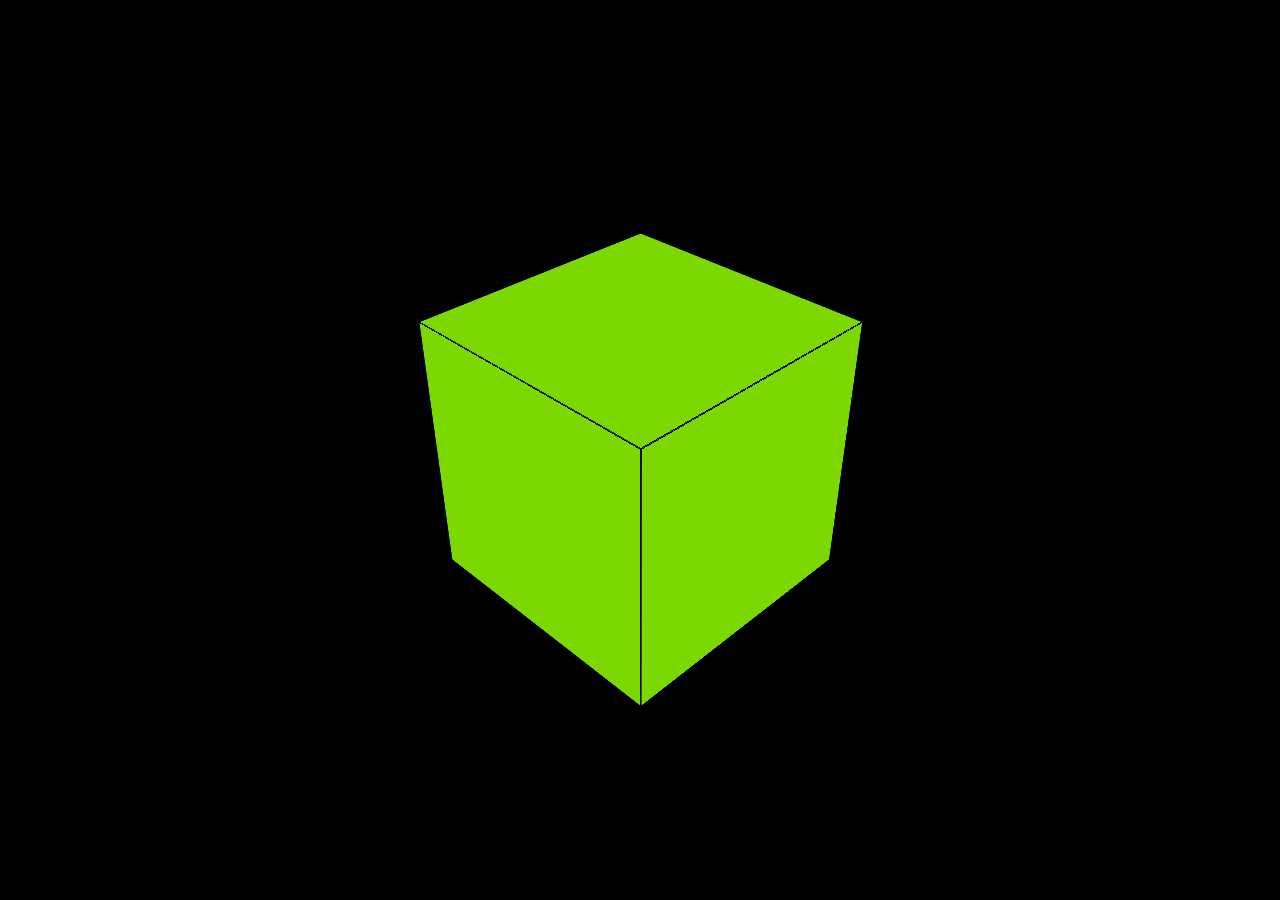
<file: 3D Object/index.html>
<!DOCTYPE html>
<html lang="en">
    <head>
        <meta charset="utf-8" />
        <link rel="stylesheet" href="style.css" />
    </head>
    <body>
        <div class="s6hedron">
            <div class="rotor">
                <div class="s4gon"></div>
                <div class="s4gon"></div>
                <div class="s4gon"></div>
                <div class="s4gon"></div>
                <div class="s4gon"></div>
                <div class="s4gon"></div>
            </div>
        </div>
    </body>
</html>
</file>
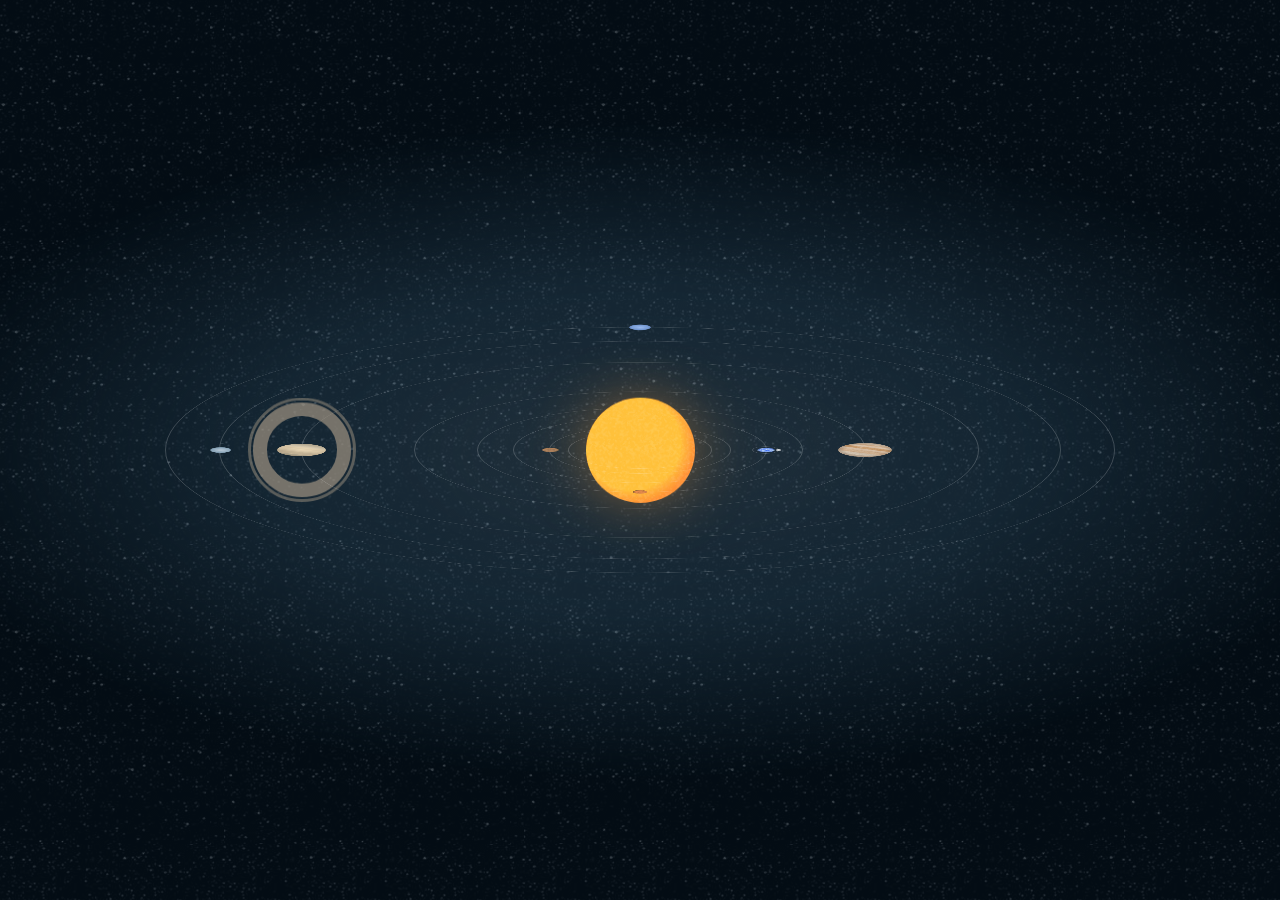
<file: 3D Solar System/index.html>
<!DOCTYPE html>
<html lang="en" >
<head>
  <title>3D Solar System</title>
  <link rel="stylesheet" href="./style.css">
</head>
<body>
<body class="opening hide-UI view-2D zoom-large data-close controls-close">
    <div id="navbar">
      <a id="toggle-data" href="#data"><i class="icon-data"></i>Data</a>
      <h1>3D Solar System</h1>
      <a id="toggle-controls" href="#controls"><i class="icon-controls"></i>Controls</a>
    </div>
    <div id="data">
      <a class="sun" title="sun" href="#sunspeed">Sun</a>
      <a class="mercury" title="mercury" href="#mercuryspeed">Mercury</a>
      <a class="venus" title="venus" href="#venusspeed">Venus</a>
      <a class="earth active" title="earth" href="#earthspeed">Earth</a>
      <a class="mars" title="mars" href="#marsspeed">Mars</a>
      <a class="jupiter" title="jupiter" href="#jupiterspeed">Jupiter</a>
      <a class="saturn" title="saturn" href="#saturnspeed">Saturn</a>
      <a class="uranus" title="uranus" href="#uranusspeed">Uranus</a>
      <a class="neptune" title="neptune" href="#neptunespeed">Neptune</a>
    </div>
    <div id="controls">
      <label class="set-view">
        <input type="checkbox">
      </label>
      <label class="set-zoom">
        <input type="checkbox">
      </label>
      <label>
        <input type="radio" class="set-speed" name="scale" checked>
        <span>Speed</span>
      </label>
      <label>
        <input type="radio" class="set-size" name="scale">
        <span>Size</span>
      </label>
      <label>
        <input type="radio" class="set-distance" name="scale">
        <span>Distance</span>
      </label>
    </div>
    <div id="universe" class="scale-stretched">
      <div id="galaxy">
        <div id="solar-system" class="earth">
          <div id="mercury" class="orbit">
            <div class="pos">
              <div class="planet">
                <dl class="infos">
                  <dt>Mercury</dt>
                  <dd><span></span></dd>
                </dl>
              </div>
            </div>
          </div>
          <div id="venus" class="orbit">
            <div class="pos">
              <div class="planet">
                <dl class="infos">
                  <dt>Venus</dt>
                  <dd><span></span></dd>
                </dl>
              </div>
            </div>
          </div>
          <div id="earth" class="orbit">
            <div class="pos">
              <div class="orbit">
                <div class="pos">
                  <div class="moon"></div>
                </div>
              </div>
              <div class="planet">
                <dl class="infos">
                  <dt>Earth</dt>
                  <dd><span></span></dd>
                </dl>
              </div>
            </div>
          </div>
          <div id="mars" class="orbit">
            <div class="pos">
              <div class="planet">
                <dl class="infos">
                  <dt>Mars</dt>
                  <dd><span></span></dd>
                </dl>
              </div>
            </div>
          </div>
          <div id="jupiter" class="orbit">
            <div class="pos">
              <div class="planet">
                <dl class="infos">
                  <dt>Jupiter</dt>
                  <dd><span></span></dd>
                </dl>
              </div>
            </div>
          </div>
          <div id="saturn" class="orbit">
            <div class="pos">
              <div class="planet">
                <div class="ring"></div>
                <dl class="infos">
                  <dt>Saturn</dt>
                  <dd><span></span></dd>
                </dl>
              </div>
            </div>
          </div>
          <div id="uranus" class="orbit">
            <div class="pos">
              <div class="planet">
                <dl class="infos">
                  <dt>Uranus</dt>
                  <dd><span></span></dd>
                </dl>
              </div>
            </div>
          </div>
          <div id="neptune" class="orbit">
            <div class="pos">
              <div class="planet">
                <dl class="infos">
                  <dt>Neptune</dt>
                  <dd><span></span></dd>
                </dl>
              </div>
            </div>
          </div>
          <div id="sun">
            <dl class="infos">
              <dt>Sun</dt>
              <dd><span></span></dd>
            </dl>
          </div>
        </div>
      </div>
    </div>
    <script src="//ajax.googleapis.com/ajax/libs/jquery/1.8.1/jquery.min.js"></script>
  </body>
  <script  src="./script.js"></script>
</body>
</html>
</file>
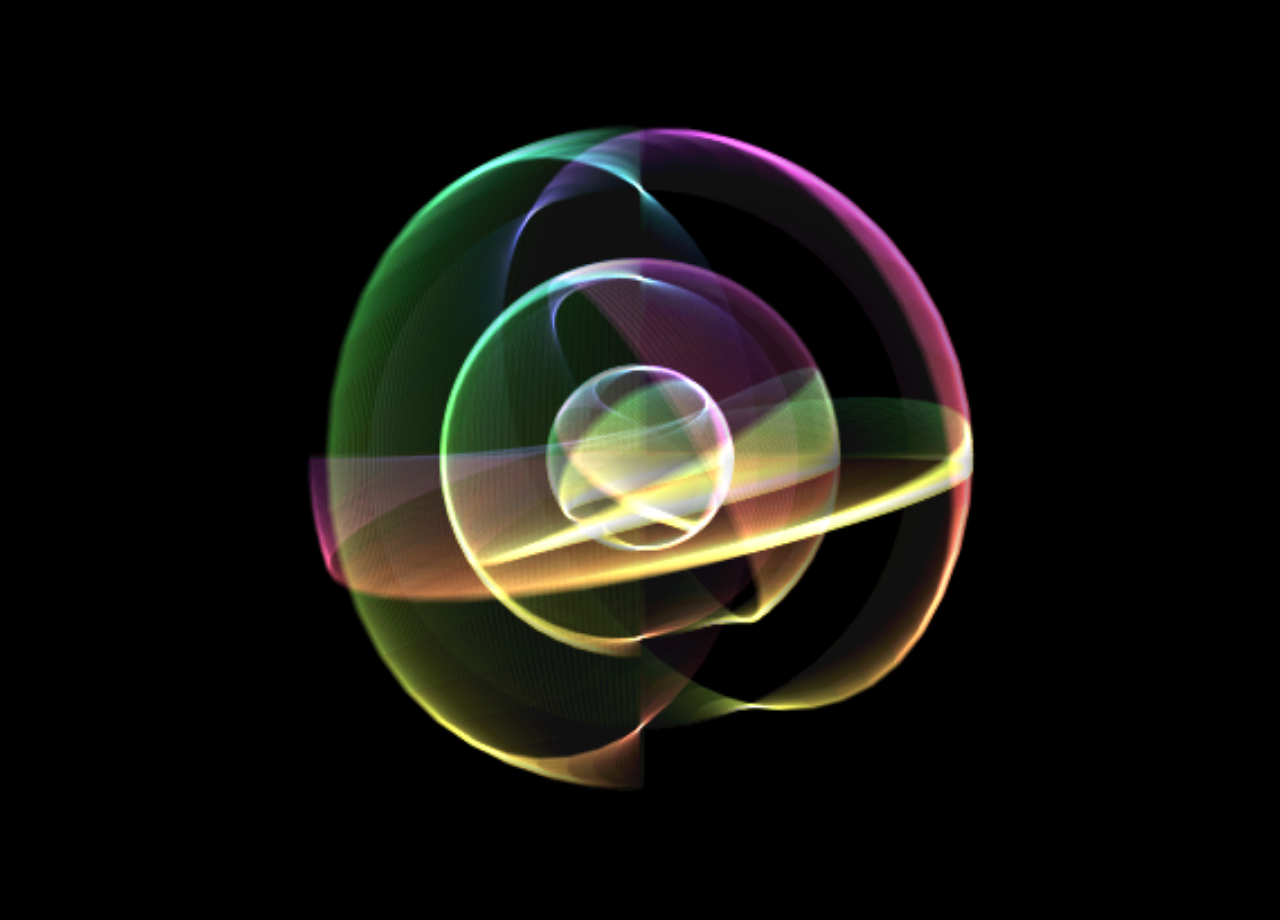
<file: Orb/index.html>
<!DOCTYPE html>
<html lang="en">
    <head>
        <meta charset="utf-8">
        <link rel="stylesheet" href="style.css">
        <script src="script.js"></script>
    </head>
    <body>
        <canvas></canvas>
    </body>
</html>
</file>
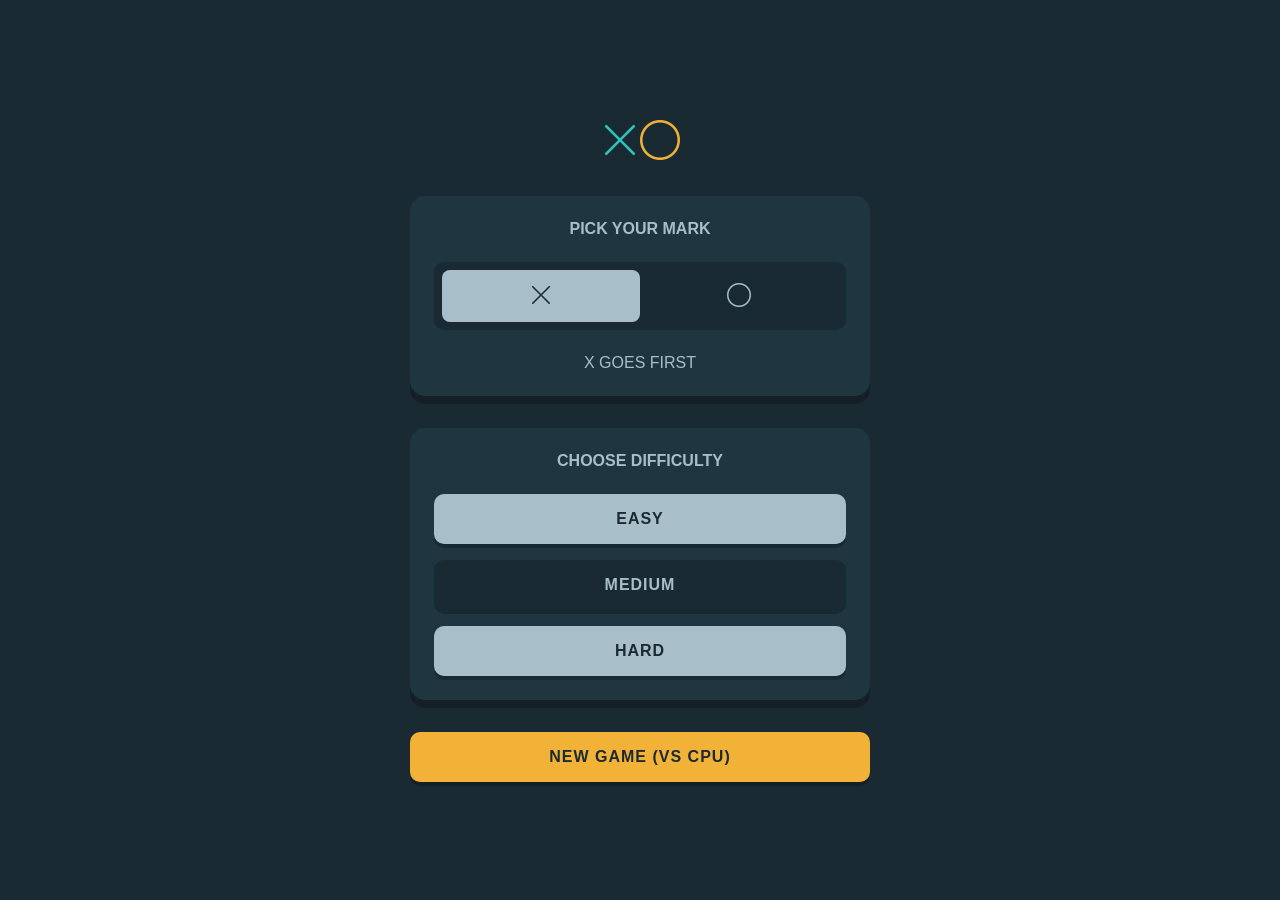
<file: Tic-Tac-Toe Game/index.html>
<!DOCTYPE html>
<html lang="en">
<head>
    <meta charset="UTF-8">
    <meta name="viewport" content="width=device-width, initial-scale=1.0">
    <title>Tic-Tac-Toe Game</title>
    <link rel="stylesheet" href="styles.css">
    <link rel="stylesheet" href="https://cdn.jsdelivr.net/npm/bootstrap-icons@1.11.3/font/bootstrap-icons.min.css">
    <script src="script.js" defer></script>
</head>
<body>
    <main class="main-container" id="main-container">  
        <section class="start-menu" id="start-menu">
            <div class="icon-logo"><i class="bi bi-x-lg"></i><i class="bi bi-circle"></i></div>
            <div class="picker-card">
                <h4>Pick your mark</h4>
                <div class="picker-toggle">
                    <button id="pick-x" class="active" aria-pressed="true"><i class="bi bi-x-lg"></i></button>
                    <button id="pick-o" aria-pressed="false"><i class="bi bi-circle"></i></button>
                </div>
                <p>X GOES FIRST</p>
            </div>
            <div class="difficulty-card">
                <h4>Choose difficulty</h4>
                <div class="difficulty-buttons">
                    <button class="btn" data-difficulty="easy">Easy</button>
                    <button class="btn active" data-difficulty="medium">Medium</button>
                    <button class="btn" data-difficulty="hard">Hard</button>
                </div>
            </div>
            <button class="btn btn-yellow" id="new-game-btn">New Game (vs CPU)</button>
        </section>
        <section class="game-screen hidden" id="game-screen">
            <header class="game-header">
                <div class="icon-logo"><i class="bi bi-x-lg"></i><i class="bi bi-circle"></i></div>
                <div class="turn-indicator" aria-live="polite">
                    <i id="turn-icon" class="bi bi-x-lg"></i><span>TURN</span>
                </div>
                <button class="btn-restart" id="restart-btn" aria-label="Restart game"><i class="bi bi-arrow-counterclockwise"></i></button>
            </header>
            <div class="thinking-indicator" id="thinking-indicator">Computer is thinking...</div>
            <div class="game-board" role="grid">
                <div class="board-cell" role="gridcell" tabindex="0" data-index="0"><i></i></div>
                <div class="board-cell" role="gridcell" tabindex="0" data-index="1"><i></i></div>
                <div class="board-cell" role="gridcell" tabindex="0" data-index="2"><i></i></div>
                <div class="board-cell" role="gridcell" tabindex="0" data-index="3"><i></i></div>
                <div class="board-cell" role="gridcell" tabindex="0" data-index="4"><i></i></div>
                <div class="board-cell" role="gridcell" tabindex="0" data-index="5"><i></i></div>
                <div class="board-cell" role="gridcell" tabindex="0" data-index="6"><i></i></div>
                <div class="board-cell" role="gridcell" tabindex="0" data-index="7"><i></i></div>
                <div class="board-cell" role="gridcell" tabindex="0" data-index="8"><i></i></div>
            </div>
            <footer class="game-footer">
                <div class="score-card" id="player-score-card">
                    <p id="player-score-label">X (YOU)</p><div class="score" id="player-score">0</div>
                </div>
                <div class="score-card" id="tie-score-card">
                    <p>TIES</p><div class="score" id="tie-score">0</div>
                </div>
                <div class="score-card" id="cpu-score-card">
                    <p id="cpu-score-label">O (CPU)</p><div class="score" id="cpu-score">0</div>
                </div>
            </footer>
        </section>
    </main>
    <div class="modal-overlay" id="result-modal" role="dialog" aria-modal="true">
        <div class="modal-content">
            <p id="modal-result-text"></p>
            <div id="modal-winner-announcement" class="modal-winner-announcement"></div>
            <div class="modal-buttons">
                <button class="btn btn-silver" id="quit-btn">Quit</button>
                <button class="btn btn-yellow" id="next-round-btn">Next Round</button>
            </div>
        </div>
    </div>
    <div class="modal-overlay" id="restart-modal" role="dialog" aria-modal="true">
        <div class="modal-content">
            <h2>RESTART GAME?</h2>
            <div class="modal-buttons">
                <button class="btn btn-silver" id="cancel-restart-btn">No, Cancel</button>
                <button class="btn btn-yellow" id="confirm-restart-btn">Yes, Restart</button>
            </div>
        </div>
    </div>
</body>
</html>
</file>
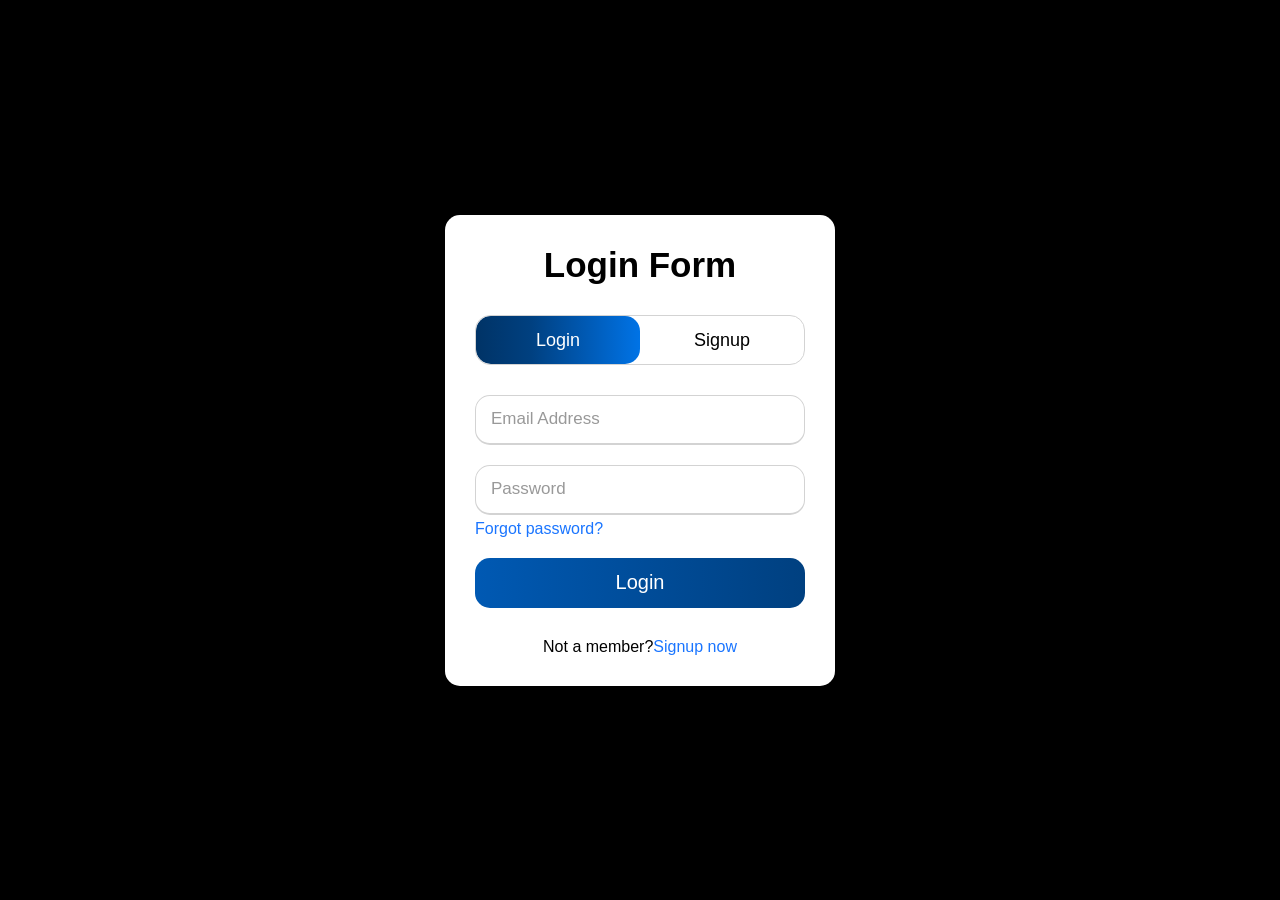
<file: Log-in and Sign-up Form/form.html>
<!DOCTYPE html>
<html lang="en" >
<head>
  <meta charset="UTF-8">
  <title>Login & Signup Form</title>
  <link rel="stylesheet" href="./style.css">
</head>
<body>
<div class="wrapper">
  <div class="title-text">
    <div class="title login">Login Form</div>
    <div class="title signup">Signup Form</div>
  </div>
  <div class="form-container">
    <div class="slide-controls">
      <input type="radio" name="slide" id="login" checked>
      <input type="radio" name="slide" id="signup">
      <label for="login" class="slide login">Login</label>
      <label for="signup" class="slide signup">Signup</label>
      <div class="slider-tab"></div>
    </div>
    <div class="form-inner">
      <form action="#" class="login">
        <div class="field">
          <input type="text" placeholder="Email Address" required>
        </div>
        <div class="field">
          <input type="password" placeholder="Password" required>
        </div>
        <div class="pass-link"><a href="#">Forgot password?</a></div>
        <div class="field btn">
          <div class="btn-layer"></div>
          <input type="submit" value="Login">
        </div>
        <div class="signup-link">Not a member?<a href="#">Signup now</a></div>
      </form>
      <form action="#" class="signup">
        <div class="field">
          <input type="text" placeholder="Email Address"required>
        </div>
        <div class="field">
          <input type="password" placeholder="Password"required>
        </div>
        <div class="field">
          <input type="password" placeholder="Confirm password"required>
        </div>
        <div class="field btn">
          <div class="btn-layer"></div>
          <input type="submit" value="Signup">
        </div>
      </form>
    </div>
  </div>
</div>
<script src="./script.js"></script>
</body>
</html>
</file>
<file: 3D Object/style.css>
/* BODY */
body {
    margin: 0;
    overflow: hidden;
    height: 100vh;
    perspective: 64rem;
    perspective-origin: center;
    background: #000;
    font-size: 1vmin;
}

/* COMMON DIV SETUP */
div {
    position: absolute;
    top: 50%;
    left: 50%;
    transform-style: preserve-3d;
}

/* MAIN CONTAINER */
.s6hedron {
    transform: translate(-50%, -50%) rotateX(-35deg) rotateY(45deg);
}

/* ROTATION */
.rotor {
    animation: a 13s linear infinite;
}

/* ANIMATION */
@keyframes a {
    to {
        transform: rotateY(360deg);
    }
}

/* CUBE FACE */
.s4gon {
    margin: -16em;
    width: 32em;
    height: 32em;

    /* fallback visibility */
    background-color: rgb(124, 216, 3);
    border: 1px solid #000000;

    background-image: url(https://shorturl.at/amADX);
    background-repeat: no-repeat;
    background-size: 400% 300%;
}

/* FACES POSITIONING */
.s4gon:nth-child(1) {
    transform: rotateY(0deg) translateZ(16em);
    background-position: -32em -32em;
}
.s4gon:nth-child(2) {
    transform: rotateY(90deg) translateZ(16em);
    background-position: -64em -32em;
}
.s4gon:nth-child(3) {
    transform: rotateY(180deg) translateZ(16em);
    background-position: -96em -32em;
}
.s4gon:nth-child(4) {
    transform: rotateY(270deg) translateZ(16em);
    background-position: 0em -32em;
}
.s4gon:nth-child(5) {
    transform: rotateX(90deg) translateZ(16em);
    background-position: -32em 0em;
}
.s4gon:nth-child(6) {
    transform: rotateX(-90deg) translateZ(16em);
    background-position: -32em -64em;
}
</file>
<file: 3D Solar System/style.css>
@import url(https://fonts.googleapis.com/css?family=Open+Sans:400,300);

html, body, div, span, applet, object, iframe, h1, h2, h3, h4, h5, h6, p, blockquote, pre, a, abbr, acronym, address, big, cite, code, del, dfn, em, img, ins, kbd, q, s, samp, small, strike, strong, sub, sup, tt, var, b, u, i, center, dl, dt, dd, ol, ul, li, fieldset, form, label, legend, table, caption, tbody, tfoot, thead, tr, th, td, article, aside, canvas, details, embed, figure, figcaption, footer, header, hgroup, menu, nav, output, ruby, section, summary, time, mark, audio, video {
  border: 0;
  font-size: 100%;
  font: inherit;
  vertical-align: baseline;
  margin: 0;
  padding: 0; }

article, aside, details, figcaption, figure, footer, header, hgroup, menu, nav, section {
  display: block; }

body {
  line-height: 1; }

ol, ul {
  list-style: none; }

blockquote, q {
  quotes: none; }

blockquote:before, blockquote:after, q:before, q:after {
  content: none; }

table {
  border-collapse: collapse;
  border-spacing: 0; }

* {
  -moz-box-sizing: border-box;
  box-sizing: border-box;
  box-sizing: border-box; }

body {
  font-size: 10px;
  font-family: 'Open Sans', sans-serif;
  font-weight: 300;
  background-color: #08090A; }

#universe {
  z-index: 1;
  position: absolute;
  overflow: hidden;
  width: 100%;
  height: 100%;
  background-position: center 40%;
  background-repeat: no-repeat;
  background-size: cover; }

#galaxy {
  position: relative;
  width: 100%;
  height: 100%;
  /*perspective: 4000;*/ }

#solar-system {
  position: absolute;
  width: 100%;
  height: 100%;
  transform-style: preserve-3d; }

.orbit {
  position: absolute;
  top: 50%;
  left: 50%;
  border: 1px solid rgba(255, 255, 255, 0.2);
  border-radius: 50%;
  transform-style: preserve-3d;
  animation-name: orbit;
  animation-iteration-count: infinite;
  animation-timing-function: linear; }

.orbit .orbit {
  animation-name: suborbit; }

.pos {
  position: absolute;
  top: 50%;
  width: 2em;
  height: 2em;
  margin-top: -1em;
  margin-left: -1em;
  transform-style: preserve-3d;
  animation-name: invert;
  animation-iteration-count: infinite;
  animation-timing-function: linear; }

#sun, .planet, #earth .moon {
  position: absolute;
  top: 50%;
  left: 50%;
  width: 1em;
  height: 1em;
  margin-top: -0.5em;
  margin-left: -0.5em;
  border-radius: 50%;
  transform-style: preserve-3d; }

#sun {
  background-color: #FB7209;
  background-repeat: no-repeat;
  background-size: cover;
  box-shadow: 0 0 60px rgba(255, 160, 60, 0.4); }

.planet {
  background-color: #202020;
  background-repeat: no-repeat;
  background-size: cover;
  animation-iteration-count: infinite;
  animation-timing-function: linear; }

.ring {
  position: absolute;
  top: 50%;
  left: 50%;
  border-radius: 50%; }

#saturn .ring {
  width: 2em;
  height: 2em;
  margin-top: -1em;
  margin-left: -1em;
  border: 0.3em solid rgba(160, 147, 130, 0.7);
  animation-iteration-count: infinite;
  animation-timing-function: linear; }

#saturn .ring:after {
  border-radius: 50%;
  position: absolute;
  content: '';
  top: 50%;
  left: 50%;
  width: 2.2em;
  height: 2.2em;
  margin-top: -1.1em;
  margin-left: -1.1em;
  border: 0.07em solid rgba(160, 147, 130, 0.5);
  box-sizing: border-box;
  box-sizing: border-box; }

/*  planets index */
#mercury {
  z-index: 10; }

#venus {
  z-index: 9; }

#earth {
  z-index: 8; }

#moon {
  z-index: 7; }

#mars {
  z-index: 6; }

#jupiter {
  z-index: 5; }

#saturn {
  z-index: 4; }

#uranus {
  z-index: 3; }

#neptune {
  z-index: 2; }

#sun {
  z-index: 1; }

/*  animations */
@keyframes orbit {
  0% {
    transform: rotateZ(0deg); }

  100% {
    transform: rotateZ(-360deg); } }

@keyframes suborbit {
  0% {
    transform: rotateX(90deg) rotateZ(0deg); }

  100% {
    transform: rotateX(90deg) rotateZ(-360deg); } }

@keyframes invert {
  0% {
    transform: rotateX(-90deg) rotateY(360deg) rotateZ(0deg); }

  100% {
    transform: rotateX(-90deg) rotateY(0deg) rotateZ(0deg); } }

/*  opening */
.view-3D .opening #sun,
.view-3D .opening .orbit,
.view-3D .opening .pos,
.view-3D .opening .planet,
.view-3D .opening .satelite,
.view-3D .opening .ring {
  transition-duration: 4s; }

#universe.opening #sun {
  box-shadow: 0 0 0 rgba(255, 160, 60, 0); }

/*  2D view */
.view-2D.zoom-large #sun {
  transform-style: flat; }

.view-2D.zoom-large .orbit {
  transform-style: flat; }

.view-2D #sun,
.view-2D .ring {
  transform: rotateX(0deg); }

.view-2D .planet,
.view-2D .moon {
  transform: rotateX(90deg); }

/*  3D view */
.view-3D.zoom-large #sun {
  transform-style: preserve-3d; }

.view-3D.zoom-large .orbit {
  transform-style: preserve-3d; }

.view-3D #solar-system {
  transform: rotateX(75deg); }

.view-3D #sun {
  transform: rotateX(-90deg); }

.view-3D .ring {
  transform: rotateX(90deg); }

.view-3D .planet,
.view-3D .moon {
  transform: rotateX(0deg); }

/*  large zoom */
.zoom-large #solar-system {
  width: 100%; }

.zoom-large.view-2D .scale-stretched #solar-system {
  font-size: 26%; }

.zoom-large.view-3D .scale-stretched #solar-system {
  font-size: 62%; }

.zoom-large.view-2D .scale-d #solar-system {
  font-size: 22%; }

.zoom-large.view-3D .scale-d #solar-system {
  font-size: 48%; }

.zoom-large.view-2D .scale-s #solar-system {
  font-size: 7%; }

.zoom-large.view-3D .scale-s #solar-system {
  font-size: 14%; }

/*  close zoom */
.zoom-close #solar-system {
  width: 200%;
  font-size: 100%; }

.zoom-close .scale-stretched #solar-system {
  margin-left: -100%; }

.zoom-close .scale-d #solar-system {
  margin-left: -106%; }

.zoom-close.view-2D .scale-d #solar-system {
  font-size: 84%; }

.zoom-close.view-3D .scale-d #solar-system {
  font-size: 84%; }

.zoom-close .scale-s #solar-system {
  margin-left: -145%; }

.zoom-close.view-2D .scale-s #solar-system {
  font-size: 40%; }

.zoom-close.view-3D .scale-s #solar-system {
  font-size: 40%; }

.zoom-close .orbit,
.zoom-close .pos,
.zoom-close .planet,
.zoom-close .satelite,
.zoom-close .ring {
  animation-play-state: paused!important;
  animation-duration: 0s!important;
  animation: none!important; }

.zoom-close.view-2D .planet,
.zoom-close.view-2D .moon {
  transform: rotateX(0deg); }

.zoom-close.view-3D .planet {
  transform: rotateX(-90deg); }

.zoom-close.view-3D .moon {
  transform: rotateX(90deg); }

.zoom-close .pos {
  left: 100%!important;
  top: 50%!important; }

/*  data */
/*  speed */
/* sideral years */
#mercury .pos,
#mercury .planet,
#mercury.orbit {
  animation-duration: 2.89016s; }

#venus .pos,
#venus .planet,
#venus.orbit {
  animation-duration: 7.38237s; }

#earth .pos,
#earth .planet,
#earth.orbit {
  animation-duration: 12.00021s; }

#earth .orbit .pos,
#earth .orbit {
  animation-duration: 0.89764s; }

#mars .pos,
#mars .planet,
#mars.orbit {
  animation-duration: 22.57017s; }

#jupiter .pos,
#jupiter .planet,
#jupiter.orbit {
  animation-duration: 142.35138s; }

#saturn .pos,
#saturn .planet,
#saturn.orbit,
#saturn .ring {
  animation-duration: 353.36998s; }

#uranus .pos,
#uranus .planet,
#uranus.orbit {
  animation-duration: 1008.20215s; }

#neptune .pos,
#neptune .planet,
#neptune.orbit {
  animation-duration: 1977.49584s; }

/*  planets sizes */
/*  stretched sizes */
.scale-stretched #sun {
  font-size: 24em; }

.scale-stretched #mercury .planet {
  font-size: 1.5em; }

.scale-stretched #venus .planet {
  font-size: 3.72em; }

.scale-stretched #earth .planet {
  font-size: 3.92em; }

.scale-stretched #earth .moon {
  font-size: 1.2em; }

.scale-stretched #mars .planet {
  font-size: 2.9em; }

.scale-stretched #jupiter .planet {
  font-size: 12em; }

.scale-stretched #saturn .planet {
  font-size: 10.8em; }

.scale-stretched #uranus .planet {
  font-size: 4.68em; }

.scale-stretched #neptune .planet {
  font-size: 4.9em; }

/* planets distance */
.scale-d #sun {
  font-size: 41.73048em; }

.scale-d #mercury .planet {
  font-size: 0.14634em; }

.scale-d #venus .planet {
  font-size: 0.36306em; }

.scale-d #earth .planet {
  font-size: 0.38226em; }

.scale-d #earth .moon {
  font-size: 0.08226em; }

.scale-d #mars .planet {
  font-size: 0.20334em; }

.scale-d #jupiter .planet {
  font-size: 4.19466em; }

.scale-d #saturn .planet {
  font-size: 3.49392em; }

.scale-d #uranus .planet {
  font-size: 1.52172em; }

.scale-d #neptune .planet {
  font-size: 1.47732em; }

/* planet size */
.scale-s #sun {
  font-size: 417.3048em; }

.scale-s #mercury .planet {
  font-size: 1.4634em; }

.scale-s #venus .planet {
  font-size: 3.6306em; }

.scale-s #earth .planet {
  font-size: 3.8226em; }

.scale-s #earth .moon {
  font-size: 0.8226em; }

.scale-s #mars .planet {
  font-size: 2.0334em; }

.scale-s #jupiter .planet {
  font-size: 41.9466em; }

.scale-s #saturn .planet {
  font-size: 34.9392em; }

.scale-s #uranus .planet {
  font-size: 15.2172em; }

.scale-s #neptune .planet {
  font-size: 14.7732em; }

/* stretched orbits */
.scale-stretched #mercury.orbit {
  width: 32em;
  height: 32em;
  margin-top: -16em;
  margin-left: -16em; }

.scale-stretched #venus.orbit {
  width: 40em;
  height: 40em;
  margin-top: -20em;
  margin-left: -20em; }

.scale-stretched #earth.orbit {
  width: 56em;
  height: 56em;
  margin-top: -28em;
  margin-left: -28em; }

.scale-stretched #earth .orbit {
  width: 6em;
  height: 6em;
  margin-top: -3em;
  margin-left: -3em; }

.scale-stretched #mars.orbit {
  width: 72em;
  height: 72em;
  margin-top: -36em;
  margin-left: -36em; }

.scale-stretched #jupiter.orbit {
  width: 100em;
  height: 100em;
  margin-top: -50em;
  margin-left: -50em; }

.scale-stretched #saturn.orbit {
  width: 150em;
  height: 150em;
  margin-top: -75em;
  margin-left: -75em; }

.scale-stretched #uranus.orbit {
  width: 186em;
  height: 186em;
  margin-top: -93em;
  margin-left: -93em; }

.scale-stretched #neptune.orbit {
  width: 210em;
  height: 210em;
  margin-top: -105em;
  margin-left: -105em; }

/* distance */
.scale-d #mercury.orbit {
  width: 44.74176em;
  height: 44.74176em;
  margin-top: -22.37088em;
  margin-left: -22.37088em; }

.scale-d #venus.orbit {
  width: 47.35737em;
  height: 47.35737em;
  margin-top: -23.67869em;
  margin-left: -23.67869em; }

.scale-d #earth.orbit {
  width: 49.50959em;
  height: 49.50959em;
  margin-top: -24.75479em;
  margin-left: -24.75479em; }

.scale-d #mars.orbit {
  width: 53.58356em;
  height: 53.58356em;
  margin-top: -26.79178em;
  margin-left: -26.79178em; }

.scale-d #jupiter.orbit {
  width: 82.2042em;
  height: 82.2042em;
  margin-top: -41.1021em;
  margin-left: -41.1021em; }

.scale-d #saturn.orbit {
  width: 115.91713em;
  height: 115.91713em;
  margin-top: -57.95857em;
  margin-left: -57.95857em; }

.scale-d #uranus.orbit {
  width: 191.00471em;
  height: 191.00471em;
  margin-top: -95.50235em;
  margin-left: -95.50235em; }

.scale-d #neptune.orbit {
  width: 275.64709em;
  height: 275.64709em;
  margin-top: -137.82355em;
  margin-left: -137.82355em; }

/* Moon */
.scale-d #earth .orbit {
  width: 1em;
  height: 1em;
  margin-top: -0.5em;
  margin-left: -0.5em; }

/* size */
.scale-s #mercury.orbit {
  width: 441.3048em;
  height: 441.3048em;
  margin-top: -220.6524em;
  margin-left: -220.6524em; }

.scale-s #venus.orbit {
  width: 457.3048em;
  height: 457.3048em;
  margin-top: -228.6524em;
  margin-left: -228.6524em; }

.scale-s #earth.orbit {
  width: 473.3048em;
  height: 473.3048em;
  margin-top: -236.6524em;
  margin-left: -236.6524em; }

.scale-s #mars.orbit {
  width: 489.3048em;
  height: 489.3048em;
  margin-top: -244.6524em;
  margin-left: -244.6524em; }

.scale-s #jupiter.orbit {
  width: 561.3048em;
  height: 561.3048em;
  margin-top: -280.6524em;
  margin-left: -280.6524em; }

.scale-s #saturn.orbit {
  width: 705.3048em;
  height: 705.3048em;
  margin-top: -352.6524em;
  margin-left: -352.6524em; }

.scale-s #uranus.orbit {
  width: 817.3048em;
  height: 817.3048em;
  margin-top: -408.6524em;
  margin-left: -408.6524em; }

.scale-s #neptune.orbit {
  width: 881.3048em;
  height: 881.3048em;
  margin-top: -440.6524em;
  margin-left: -440.6524em; }

/* Moon */
.scale-s #earth .orbit {
  width: 1em;
  height: 1em;
  margin-top: -0.5em;
  margin-left: -0.5em; }

/* speed */
.set-speed dl.infos dd span:after {
  content: 'Orbit Velocity'; }

.set-speed #sun dl.infos dd:after {
  content: '0 km/h'; }

.set-speed #mercury dl.infos dd:after {
  content: '170,503 km/h'; }

.set-speed #venus dl.infos dd:after {
  content: '126,074 km/h'; }

.set-speed #earth dl.infos dd:after {
  content: '107,218 km/h'; }

.set-speed #mars dl.infos dd:after {
  content: '86,677 km/h'; }

.set-speed #jupiter dl.infos dd:after {
  content: '47,002 km/h'; }

.set-speed #saturn dl.infos dd:after {
  content: '34,701 km/h'; }

.set-speed #uranus dl.infos dd:after {
  content: '24,477 km/h'; }

.set-speed #neptune dl.infos dd:after {
  content: '19,566 km/h'; }

/* size */
.set-size dl.infos dd span:after {
  content: 'Equatorial Circumference'; }

.set-size #sun dl.infos dd:after {
  content: '4,370,005 km'; }

.set-size #mercury dl.infos dd:after {
  content: '15,329 km'; }

.set-size #venus dl.infos dd:after {
  content: '38,024 km'; }

.set-size #earth dl.infos dd:after {
  content: '40,030 km'; }

.set-size #mars dl.infos dd:after {
  content: '21,296 km'; }

.set-size #jupiter dl.infos dd:after {
  content: '439,263 km'; }

.set-size #saturn dl.infos dd:after {
  content: '365,882 km'; }

.set-size #uranus dl.infos dd:after {
  content: '159,354 km'; }

.set-size #neptune dl.infos dd:after {
  content: '154,704 km'; }

/* distance */
.set-distance dl.infos dd span:after {
  content: 'From Sun'; }

.set-distance #sun dl.infos dd span:after {
  content: 'From Earth'; }

.set-distance #sun dl.infos dd:after {
  content: '149,598,262 km'; }

.set-distance #mercury dl.infos dd:after {
  content: '57,909,227 km'; }

.set-distance #venus dl.infos dd:after {
  content: '108,209,475 km'; }

.set-distance #earth dl.infos dd:after {
  content: '149,598,262 km'; }

.set-distance #mars dl.infos dd:after {
  content: '227,943,824 km'; }

.set-distance #jupiter dl.infos dd:after {
  content: '778,340,821 km'; }

.set-distance #saturn dl.infos dd:after {
  content: '1,426,666,422 km'; }

.set-distance #uranus dl.infos dd:after {
  content: '2,870,658,186 km'; }

.set-distance #neptune dl.infos dd:after {
  content: '4,498,396,441 km'; }

/* mercury */
#mercury .pos {
  left: 50%;
  top: -1%; }

#mercury .planet {
  animation-name: shadow-mercury; }

@keyframes shadow-mercury {
  0% {
    box-shadow: inset 0 0 1px rgba(0, 0, 0, 0.5);
    /* TOP */ }

  25% {
    box-shadow: inset 4px 0 2px rgba(0, 0, 0, 0.5);
    /* LEFT */ }

  50% {
    box-shadow: inset 13px -5px 4px rgba(0, 0, 0, 0.5);
    /* BOTTOM */ }

  50.01% {
    box-shadow: inset -13px -5px 4px rgba(0, 0, 0, 0.5);
    /* BOTTOM */ }

  75% {
    box-shadow: inset -4px 0 2px rgba(0, 0, 0, 0.5);
    /* RIGHT */ }

  100% {
    box-shadow: inset 0 0 1px rgba(0, 0, 0, 0.5);
    /* TOP */ } }

.scaled.view-2D #mercury .planet,
.scaled.view-3D #mercury .planet {
  box-shadow: inset -4px 0 2px rgba(0, 0, 0, 0.5);
  /* RIGHT */ }

/* venus */
#venus .pos {
  left: 0;
  top: 50%; }

#venus .planet {
  animation-name: shadow-venus; }

@keyframes shadow-venus {
  0% {
    box-shadow: inset 4px 0 2px rgba(0, 0, 0, 0.5);
    /* LEFT */ }

  25% {
    box-shadow: inset 22px -20px 10px rgba(0, 0, 0, 0.5);
    /* BOTTOM */ }

  25.5% {
    box-shadow: inset -22px -20px 10px rgba(0, 0, 0, 0.5);
    /* BOTTOM */ }

  50% {
    box-shadow: inset -4px 0 2px rgba(0, 0, 0, 0.5);
    /* RIGHT */ }

  75% {
    box-shadow: inset 0 0 1px rgba(0, 0, 0, 0.5);
    /* TOP */ }

  100% {
    box-shadow: inset 4px 0 2px rgba(0, 0, 0, 0.5);
    /* LEFT */ } }

.scaled.view-2D #venus .planet,
.scaled.view-3D #venus .planet {
  box-shadow: inset -4px 0 2px rgba(0, 0, 0, 0.5);
  /* RIGHT */ }

/* earth */
#earth .pos {
  left: 100%;
  top: 50%; }

#earth .planet {
  animation-name: shadow-earth; }

@keyframes shadow-earth {
  0% {
    box-shadow: inset -4px 0 2px rgba(0, 0, 0, 0.5);
    /* RIGHT */ }

  25% {
    box-shadow: inset 0 0 1px rgba(0, 0, 0, 0.5);
    /* TOP */ }

  50% {
    box-shadow: inset 4px 0 2px rgba(0, 0, 0, 0.5);
    /* LEFT */ }

  75% {
    box-shadow: inset 24px -20px 15px rgba(0, 0, 0, 0.5);
    /* BOTTOM */ }

  75.01% {
    box-shadow: inset -24px -20px 15px rgba(0, 0, 0, 0.5);
    /* BOTTOM */ }

  100% {
    box-shadow: inset -4px 0 2px rgba(0, 0, 0, 0.5);
    /* RIGHT */ } }

.scaled.view-2D #earth .planet,
.scaled.view-3D #earth .planet {
  box-shadow: inset -4px 0 2px rgba(0, 0, 0, 0.5);
  /* RIGHT */ }

/* moon */
#earth .orbit .pos {
  left: 100%;
  top: 50%; }

/* mars */
#mars .pos {
  left: 50%;
  top: 100%; }

#mars .planet {
  animation-name: shadow-mars; }

@keyframes shadow-mars {
  0% {
    box-shadow: inset -18px -10px 10px rgba(0, 0, 0, 0.5);
    /* BOTTOM */ }

  25% {
    box-shadow: inset -4px 0 2px rgba(0, 0, 0, 0.5);
    /* RIGHT */ }

  50% {
    box-shadow: inset 0 1px 1px rgba(0, 0, 0, 0.5);
    /* TOP */ }

  75% {
    box-shadow: inset 4px 0 2px rgba(0, 0, 0, 0.5);
    /* LEFT */ }

  99.99% {
    box-shadow: inset 18px -10px 10px rgba(0, 0, 0, 0.5);
    /* BOTTOM */ }

  100% {
    box-shadow: inset -18px -10px 10px rgba(0, 0, 0, 0.5);
    /* BOTTOM */ } }

.scaled.view-2D #mars .planet,
.scaled.view-3D #mars .planet {
  box-shadow: inset -4px 0 2px rgba(0, 0, 0, 0.5);
  /* RIGHT */ }

/* jupiter */
#jupiter .pos {
  left: 100%;
  top: 50%; }

#jupiter .planet {
  animation-name: shadow-jupiter; }

@keyframes shadow-jupiter {
  0% {
    box-shadow: inset -16px 0 5px rgba(0, 0, 0, 0.5);
    /* RIGHT */ }

  25% {
    box-shadow: inset 0 3px 2px rgba(0, 0, 0, 0.5);
    /* TOP */ }

  50% {
    box-shadow: inset 16px 0 5px rgba(0, 0, 0, 0.5);
    /* LEFT */ }

  75% {
    box-shadow: inset 94px -30px 40px rgba(0, 0, 0, 0.5);
    /* BOTTOM */ }

  75.01% {
    box-shadow: inset -94px -30px 40px rgba(0, 0, 0, 0.5);
    /* BOTTOM */ }

  100% {
    box-shadow: inset -16px 0 5px rgba(0, 0, 0, 0.5);
    /* RIGHT */ } }

.scaled.view-2D #jupiter .planet,
.scaled.view-3D #jupiter .planet {
  box-shadow: inset -16px 0 5px rgba(0, 0, 0, 0.5);
  /* RIGHT */ }

/* saturn */
#saturn .pos {
  left: 0%;
  top: 50%; }

#saturn .planet {
  animation-name: shadow-saturn; }

@keyframes shadow-saturn {
  0% {
    box-shadow: inset 16px 0 5px rgba(0, 0, 0, 0.5);
    /* LEFT */ }

  25% {
    box-shadow: inset 80px -30px 50px rgba(0, 0, 0, 0.5);
    /* BOTTOM */ }

  25.01% {
    box-shadow: inset -94px -30px 40px rgba(0, 0, 0, 0.5);
    /* BOTTOM */ }

  50% {
    box-shadow: inset -16px 0 5px rgba(0, 0, 0, 0.5);
    /* RIGHT */ }

  75% {
    box-shadow: inset -2px 3px 2px rgba(0, 0, 0, 0.5);
    /* TOP */ }

  100% {
    box-shadow: inset 16px 0 5px rgba(0, 0, 0, 0.5);
    /* LEFT */ } }

.scaled.view-2D #saturn .planet,
.scaled.view-3D #saturn .planet {
  box-shadow: inset -16px 0 5px rgba(0, 0, 0, 0.5);
  /* RIGHT */ }

/* saturn ring */
/* uranus */
#uranus .pos {
  left: 0;
  top: 50%; }

#uranus .planet {
  animation-name: shadow-uranus; }

@keyframes shadow-uranus {
  0% {
    box-shadow: inset 8px 0 5px rgba(0, 0, 0, 0.5);
    /* LEFT */ }

  25% {
    box-shadow: inset 40px -15px 40px rgba(0, 0, 0, 0.5);
    /* BOTTOM */ }

  25.01% {
    box-shadow: inset -40px -15px 40px rgba(0, 0, 0, 0.5);
    /* BOTTOM */ }

  50% {
    box-shadow: inset -8px 0 5px rgba(0, 0, 0, 0.5);
    /* RIGHT */ }

  75% {
    box-shadow: inset 0 0 2px rgba(0, 0, 0, 0.5);
    /* TOP */ }

  100% {
    box-shadow: inset 8px 0 5px rgba(0, 0, 0, 0.5);
    /* LEFT */ } }

.scaled.view-2D #uranus .planet,
.scaled.view-3D #uranus .planet {
  box-shadow: inset -8px 0 5px rgba(0, 0, 0, 0.5);
  /* RIGHT */ }

/* neptune */
#neptune .pos {
  left: 50%;
  top: 0; }

#neptune .planet {
  animation-name: shadow-neptune; }

@keyframes shadow-neptune {
  0% {
    box-shadow: inset 0 0 2px rgba(0, 0, 0, 0.5);
    /* TOP */ }

  25% {
    box-shadow: inset 12px 0 5px rgba(0, 0, 0, 0.5);
    /* LEFT */ }

  50% {
    box-shadow: inset 50px -15px 40px rgba(0, 0, 0, 0.5);
    /* BOTTOM */ }

  50.01% {
    box-shadow: inset -50px -15px 40px rgba(0, 0, 0, 0.5);
    /* BOTTOM */ }

  75% {
    box-shadow: inset -12px 0 5px rgba(0, 0, 0, 0.5);
    /* RIGHT */ }

  100% {
    box-shadow: inset 0 0 2px rgba(0, 0, 0, 0.5);
    /* TOP */ } }

.scaled.view-2D #neptune .planet,
.scaled.view-3D #neptune .planet {
  box-shadow: inset -12px 0 5px rgba(0, 0, 0, 0.5);
  /* RIGHT */ }

/* navigation styles */
dl.infos {
  position: absolute;
  display: block;
  opacity: 0;
  width: 100%;
  height: 100%;
  margin-top: -90%;
  margin-left: 90%;
  padding-left: 100%;
  transform-origin: 100% 100%;
  transform-style: preserve-3d;
  transform: rotateX(90deg); }

dl.infos:before {
  position: absolute;
  content: '';
  width: 15px;
  height: 30px;
  left: 15px;
  bottom: 0;
  border-top: 1px solid white;
  border-left: 1px solid white;
  transform-style: preserve-3d;
  transform: skew(-45deg, 0deg);
  box-shadow: inset 1px 1px black; }

dl.infos dt {
  position: absolute;
  left: 50px;
  margin-bottom: 26px;
  bottom: 30px;
  color: #FFF;
  font-size: 14px;
  text-shadow: 1px 1px 2px black; }

dl.infos dd:after {
  position: absolute;
  left: 50px;
  bottom: 30px;
  width: 300px;
  color: #FFF;
  font-size: 22px;
  text-shadow: 1px 1px 2px black; }

dl.infos dd span:after {
  position: absolute;
  left: 50px;
  bottom: 14px;
  width: 300px;
  color: #FFF;
  font-size: 11px;
  text-shadow: 1px 1px 2px black; }

.sun #sun .infos,
.mercury #mercury .infos,
.venus #venus .infos,
.earth #earth .infos,
.mars #mars .infos,
.jupiter #jupiter .infos,
.saturn #saturn .infos,
.uranus #uranus .infos,
.neptune #neptune .infos {
  display: block;
  opacity: 1;
  transform: rotateX(0deg); }

.mercury #mercury.orbit,
.venus #venus.orbit,
.earth #earth.orbit,
.mars #mars.orbit,
.jupiter #jupiter.orbit,
.saturn #saturn.orbit,
.uranus #uranus.orbit,
.neptune #neptune.orbit {
  border: 1px solid rgba(255, 255, 255, 0.8); }

.hide-UI h1,
.hide-UI #data,
.hide-UI dl.infos,
.hide-UI #controls {
  opacity: 0!important;
  margin-top: -30px; }

.hide-UI #data {
  margin-bottom: -30px; }

.hide-UI .orbit {
  border: 1px solid rgba(255, 255, 255, 0.2) !important; }

h1 {
  width: 100%;
  font-weight: 600;
  font-size: 14px;
  text-align: center;
  color: rgba(255, 255, 255, 0.8); }

h1 span, #navbar h1 a {
  display: inline;
  position: relative;
  padding: 0;
  font-weight: 300;
  font-size: 14px;
  text-align: center;
  color: rgba(255, 255, 255, 0.5); }


#navbar, #controls, #data {
  background: rgba(0, 0, 0, 0.4); }

#navbar {
  z-index: 99;
  position: absolute;
  top: 0;
  left: 0;
  padding: 16px;
  width: 100%;
  height: 48px; }

#navbar a, #data a, #controls label {
  color: rgba(255, 255, 255, 0.6);
  display: block;
  position: relative;
  text-decoration: none; }

#navbar a:hover, #data a:hover, #controls label:hover {
  color: #FFF; }

#data a.active {
  color: #0CF; }

#navbar a {
  position: absolute;
  top: 0;
  height: 48px;
  padding: 16px;
  font-size: 14px; }

#toggle-data {
  left: 0; }

#toggle-controls {
  right: 0; }

#data, #controls {
  z-index: 99;
  position: fixed;
  opacity: 1;
  top: 49px;
  padding: 16px; }

.data-close #data {
  left: -100%; }

.data-open #data {
  left: 0px; }

.controls-close #controls {
  right: -100%; }

.controls-open #controls {
  right: 0px; }

#data a {
  margin-bottom: 1px;
  padding: 6px 10px;
  font-size: 18px; }

#controls label {
  opacity: .6;
  height: 24px;
  margin-bottom: 28px; }

#controls label:hover {
  opacity: 1; }

#controls label:before {
  position: absolute;
  display: block;
  width: 20px;
  height: 20px;
  margin-top: 3px;
  text-align: center;
  color: #FFF;
  z-index: 99; }

#controls label span {
  display: block;
  margin-left: 36px;
  padding-top: 4px;
  font-size: 18px;
  color: #FFF; }

#controls input {
  display: block;
  appearance: none; }

#controls input[type="radio"]:before {
  content: '';
  display: block;
  position: absolute;
  width: 22px;
  height: 22px;
  border: 2px solid #FFF;
  border-radius: 16px; }

#controls input:checked[type="radio"]:after {
  content: '';
  display: block;
  top: 3px;
  margin-left: 3px;
  position: absolute;
  width: 20px;
  height: 20px;
  border-radius: 10px;
  background: #FFF;
  z-index: 99; }

#controls input[type="checkbox"]:before {
  content: '';
  display: block;
  position: absolute;
  width: 100px;
  height: 22px;
  border: 2px solid #FFF;
  border-radius: 16px; }

#controls input[type="checkbox"]:after {
  content: '';
  display: block;
  top: 3px;
  position: absolute;
  width: 20px;
  height: 20px;
  border-radius: 10px;
  background: #FFF;
  z-index: 99; }

#controls label.set-view:before {
  font: bold small-caps 11px/20px sans-serif; }

.view-3D #controls label.set-view:before {
  content: '2D';
  margin-left: 82px; }

.view-2D #controls label.set-view:before {
  content: '3D';
  margin-left: 7px; }

.view-3D #controls .set-view input:after {
  margin-left: 3px; }

.view-2D #controls .set-view input:after {
  margin-left: 81px; }

#controls label.set-zoom:before {
  font: normal small-caps 18px/14px sans-serif; }

.zoom-large #controls label.set-zoom:before {
  content: '+';
  margin-left: 82px; }

.zoom-close #controls label.set-zoom:before {
  content: '-';
  margin-left: 7px; }

.zoom-large #controls .set-zoom input:after {
  margin-left: 3px; }

.zoom-close #controls .set-zoom input:after {
  margin-left: 81px; }

.pos {
  transition-property: top, left; }

#solar-system, .orbit,
.planet,
.satelite,
.ring {
  transition-property: width, height, top, left, margin-left, margin-top, webkit-transform; }

#sun, .icon {
  transition-property: width, height, webkit-transform; }

#solar-system,
#sun,
.orbit,
.pos,
.planet,
.satelite,
.ring,
.infos,
.icon {
  transition-duration: .8s;
  transition-timing-function: ease-in-out; }

#solar-system,
#sun,
.planet,
.satelite,
.ring {
  transition-delay: 0s; }

.pos {
  transition-delay: 1s; }

.opening #solar-system,
.opening #sun,
.opening .orbit,
.opening .pos,
.opening .planet,
.opening .satelite,
.opening .ring,
.opening .infos,
.opening h1,
.opening #data,
.opening dl.infos,
.opening #controls {
  transition-duration: 0s;
  transition-delay: 0s; }

.opening .pos {
  transition-delay: 0s; }

h1, #data, #controls {
  transition-property: opacity, margin;
  transition-duration: .8s;
  transition-timing-function: ease-in-out; }

h1 {
  transition-delay: .35s; }

#data {
  transition-delay: .7s; }

#controls {
  transition-delay: 1s; }

body {
  background-image: url([data-uri]); }

#universe {
  background-image: url([data-uri]); }

#sun {
  background-image: url([data-uri]); }

#mercury .planet {
  background-image: url([data-uri]); }

#venus .planet {
  background-image: url([data-uri]); }

#earth .planet {
  background-image: url([data-uri]); }

#earth .moon {
  background-color: white; }

#mars .planet {
  background-image: url([data-uri]); }

#jupiter .planet {
  background-image: url([data-uri]); }

#saturn .planet {
  background-image: url([data-uri]); }

#uranus .planet {
  background-image: url([data-uri]); }

#neptune .planet {
  background-image: url([data-uri]); }


@media screen and (max-width: 299px) {
  #universe {
    font-size: 20%; } }
@media screen and (min-width: 300px) {
  #universe {
    font-size: 24%; } }
@media screen and (min-width: 500px) {
  #universe {
    font-size: 36%; } }
@media screen and (min-width: 600px) {
  #universe {
    font-size: 44%; } }
@media screen and (min-width: 760px) {
  #universe {
    font-size: 58%; } }
@media screen and (min-width: 1000px) {
  #universe {
    font-size: 73%; }

  #navbar, #controls, #data {
    background: transparent; }

  #navbar a {
    display: none; }

  h1 {
    font-size: 22px;
    margin-top: 8px; }

  #controls {
    padding-right: 32px;
    top: 12px; }

  #data {
    position: fixed;
    top: inherit;
    bottom: 0;
    width: 100%;
    text-align: center; }

  #data a {
    display: inline-block;
    text-align: center;
    font-size: 20px;
    padding: 15px 15px; }

  .data-open #data, .data-close #data {
    left: 0px; }

  .controls-open #controls, .controls-close #controls {
    right: 0px; } }
@media screen and (min-width: 1300px) {
  #universe {
    font-size: 100%; } }
@media screen and (min-width: 1600px) {
  .zoom-close .scale-d #solar-system {
    margin-left: -120%; } }
</file>
<file: Orb/style.css>
* {
    background: black;
    overflow: hidden;
}
canvas 
{
    position: relative;
    top: 50%;
    left: 50%;
    margin-left: -50vmin;
    width: 100vmin;
    height: 100vmin;
}
</file>
<file: Tic-Tac-Toe Game/styles.css>
:root {
    --clr-dark-navy: #1a2a33;
    --clr-semi-dark-navy: #1f3641;
    --clr-silver: #a8bfc9;
    --clr-silver-hover: #dbe8ed;
    --clr-light-blue: #31c3bd;
    --clr-light-blue-hover: #65e9e4;
    --clr-light-yellow: #f2b137;
    --clr-light-yellow-hover: #ffc860;

    --font-family: 'Outfit', -apple-system, BlinkMacSystemFont, 'Segoe UI', Roboto, Oxygen, Ubuntu, Cantarell, 'Open Sans', 'Helvetica Neue', sans-serif;
    --fw-bold: 700;
    --fw-medium: 500;

    --shadow-sm: 0px 4px 0px rgba(0, 0, 0, 0.25);
    --shadow-md: 0px 8px 0px rgba(0, 0, 0, 0.25);
}

*, *::before, *::after {
    box-sizing: border-box;
    margin: 0;
    padding: 0;
}

html, body { height: 100%; }

body {
    font-family: var(--font-family);
    background-color: var(--clr-dark-navy);
    color: var(--clr-silver);
    display: grid;
    place-items: center;
    padding: 1.5rem;
}

h1, h2, h3, h4 {
    text-transform: uppercase;
    font-weight: var(--fw-bold);
}

button {
    font-family: inherit;
    border: none;
    cursor: pointer;
    border-radius: 10px;
    font-weight: var(--fw-bold);
    text-transform: uppercase;
    transition: background-color 0.2s ease-in-out, transform 0.1s ease-in-out;
}

button:active { transform: translateY(2px); }

.main-container {
    width: 100%;
    max-width: 460px;
    display: flex;
    flex-direction: column;
    gap: 2rem;
    text-align: center;
}

.icon-logo {
    font-size: 2.5rem;
    color: var(--clr-light-blue);
}

.icon-logo .bi-circle { color: var(--clr-light-yellow); }
.hidden { display: none !important; }
.btn {
    padding: 1rem;
    font-size: 1rem;
    letter-spacing: 1px;
    box-shadow: var(--shadow-sm);
}
.btn-yellow { background-color: var(--clr-light-yellow); color: var(--clr-dark-navy); }
.btn-yellow:hover { background-color: var(--clr-light-yellow-hover); }
.btn-silver { background-color: var(--clr-silver); color: var(--clr-dark-navy); }
.btn-silver:hover { background-color: var(--clr-silver-hover); }

.start-menu {
    display: flex;
    flex-direction: column;
    gap: 2rem;
    width: 100%;
}
.picker-card, .difficulty-card {
    background-color: var(--clr-semi-dark-navy);
    box-shadow: var(--shadow-md);
    border-radius: 15px;
    padding: 1.5rem;
    display: flex;
    flex-direction: column;
    gap: 1.5rem;
}
.picker-toggle {
    background-color: var(--clr-dark-navy);
    display: flex;
    padding: 0.5rem;
    border-radius: 10px;
}
.picker-toggle button {
    flex: 1;
    padding: 0.75rem;
    background-color: transparent;
    font-size: 1.5rem;
    color: var(--clr-silver);
    border-radius: 8px;
}
.picker-toggle button.active { background-color: var(--clr-silver); color: var(--clr-dark-navy); }
.picker-toggle button:not(.active):hover { background-color: rgba(168, 191, 201, 0.1); }
.difficulty-buttons {
    display: flex;
    flex-direction: column;
    gap: 1rem;
}
.difficulty-buttons .btn { background-color: var(--clr-silver); color: var(--clr-dark-navy); }
.difficulty-buttons .btn.active { background-color: var(--clr-dark-navy); color: var(--clr-silver); }
.difficulty-buttons .btn:not(.active):hover { background-color: var(--clr-silver-hover); }

.game-screen { width: 100%; }
.game-header {
    display: grid;
    grid-template-columns: 1fr auto 1fr;
    align-items: center;
    margin-bottom: 1.25rem;
}
.turn-indicator {
    background-color: var(--clr-semi-dark-navy);
    padding: 0.5rem 1.5rem;
    border-radius: 10px;
    box-shadow: var(--shadow-sm);
    display: flex;
    align-items: center;
    gap: 0.5rem;
    justify-self: center;
}
.btn-restart {
    background-color: var(--clr-silver);
    color: var(--clr-dark-navy);
    width: 52px;
    height: 52px;
    font-size: 1.75rem;
    display: grid;
    place-items: center;
    justify-self: end;
    box-shadow: var(--shadow-sm);
}
.btn-restart:hover { background-color: var(--clr-silver-hover); }
.thinking-indicator {
    min-height: 24px; /* Prevents layout shift */
    margin-bottom: 1.25rem;
    font-weight: var(--fw-medium);
    letter-spacing: 1px;
    opacity: 0;
    transition: opacity 0.3s ease-in-out;
}
.thinking-indicator.visible { opacity: 1; }

.game-board {
    display: grid;
    grid-template-columns: repeat(3, 1fr);
    gap: 1.25rem;
    margin-bottom: 1.25rem;
}
.board-cell {
    background-color: var(--clr-semi-dark-navy);
    aspect-ratio: 1 / 1;
    border-radius: 15px;
    box-shadow: var(--shadow-md);
    display: grid;
    place-items: center;
    cursor: pointer;
    transition: background-color 0.2s ease-in-out;
}
.board-cell i {
    font-size: 4rem;
    opacity: 0;
    transform: scale(0.5);
    transition: opacity 0.3s ease-in-out, transform 0.3s ease-in-out;
}
.board-cell.x i { color: var(--clr-light-blue); }
.board-cell.o i { color: var(--clr-light-yellow); }
.board-cell.show i { opacity: 1; transform: scale(1); }
.board-cell.x-hover:not(.x):not(.o):hover {
    background-image: url("data:image/svg+xml,%3csvg width='64' height='64' xmlns='http://www.w3.org/2000/svg'%3e%3cpath d='M15.002 1.147 32 18.145 48.998 1.147a3 3 0 0 1 4.243 0l9.612 9.612a3 3 0 0 1 0 4.243L45.855 32l16.998 16.998a3 3 0 0 1 0 4.243l-9.612 9.612a3 3 0 0 1-4.243 0L32 45.855 15.002 62.853a3 3 0 0 1-4.243 0L1.147 53.24a3 3 0 0 1 0-4.243L18.145 32 1.147 15.002a3 3 0 0 1 0-4.243l9.612-9.612a3 3 0 0 1 4.243 0Z' fill='%2331c3bd' fill-rule='evenodd' opacity='0.25'/%3e%3c/svg%3e");
    background-repeat: no-repeat;
    background-position: center;
    background-size: 40%;
}
.board-cell.o-hover:not(.x):not(.o):hover {
    background-image: url("data:image/svg+xml,%3csvg width='64' height='64' xmlns='http://www.w3.org/2000/svg'%3e%3cpath d='M32 0c17.673 0 32 14.327 32 32 0 17.673-14.327 32-32 32C14.327 64 0 49.673 0 32 0 14.327 14.327 0 32 0Zm0 18.286c-7.564 0-13.714 6.15-13.714 13.714 0 7.564 6.15 13.714 13.714 13.714 7.564 0 13.714-6.15 13.714-13.714 0-7.564-6.15-13.714-13.714-13.714zm0 22.857c-5.043 0-9.143-4.1-9.143-9.143s4.1-9.143 9.143-9.143 9.143 4.1 9.143 9.143-4.1 9.143-9.143 9.143z' fill='%23f2b137' fill-rule='evenodd' opacity='0.25'/%3e%3c/svg%3e");
    background-repeat: no-repeat;
    background-position: center;
    background-size: 40%;
}
.win-line.x { background-color: var(--clr-light-blue); }
.win-line.o { background-color: var(--clr-light-yellow); }
.win-line.x i, .win-line.o i { color: var(--clr-dark-navy); }

.game-footer {
    display: grid;
    grid-template-columns: repeat(3, 1fr);
    gap: 1.25rem;
}
.score-card { border-radius: 15px; padding: 0.8rem; color: var(--clr-dark-navy); }
.score-card p { font-size: 0.875rem; }
.score-card .score { font-size: 1.5rem; font-weight: var(--fw-bold); }
#player-score-card { background-color: var(--clr-light-blue); }
#tie-score-card { background-color: var(--clr-silver); }
#cpu-score-card { background-color: var(--clr-light-yellow); }

.modal-overlay {
    position: fixed;
    top: 0; left: 0;
    width: 100%; height: 100%;
    background-color: rgba(0, 0, 0, 0.5);
    display: grid;
    place-items: center;
    opacity: 0; visibility: hidden;
    transition: opacity 0.3s ease, visibility 0.3s ease;
    z-index: 1000;
}
.modal-overlay.show { opacity: 1; visibility: visible; }
.modal-content {
    background-color: var(--clr-semi-dark-navy);
    padding: 2.5rem 0;
    width: 100%;
    display: flex;
    flex-direction: column;
    align-items: center;
    gap: 1.5rem;
    transform: scale(0.8);
    transition: transform 0.3s ease;
}
.modal-overlay.show .modal-content { transform: scale(1); }
.modal-winner-announcement { display: flex; align-items: center; gap: 1.5rem; }
.modal-winner-announcement .icon-winner { font-size: 4rem; }
.modal-winner-announcement h2.x-win-color { color: var(--clr-light-blue); }
.modal-winner-announcement h2.o-win-color { color: var(--clr-light-yellow); }
.modal-winner-announcement h2.tie-color { color: var(--clr-silver); }

[role="gridcell"]:focus-visible {
    outline: 3px solid var(--clr-light-yellow);
    outline-offset: 4px;
}

@media (max-width: 375px) {
    .turn-indicator { padding: 0.5rem 1rem; }
    .score-card p { font-size: 0.75rem; }
    .score-card .score { font-size: 1.25rem; }
    .modal-winner-announcement { gap: 0.5rem; }
    .modal-winner-announcement .icon-winner { font-size: 2rem; }
    .modal-winner-announcement h2 { font-size: 1.5rem; }
}
</file>
<file: Log-in and Sign-up Form/style.css>
*{
    margin: 0;
    padding: 0;
    box-sizing: border-box;
    font-family: "Poppins", sans-serif;
  }
  html,
  body 
  {
    display: grid;
    height: 100%;
    width: 100%;
    place-items: center;
    background: #000000;
  }
  ::selection
  {
    background: #1a75ff;
    color: #fff;
  }
  .wrapper 
  {
    overflow: hidden;
    max-width: 390px;
    background: #fff;
    padding: 30px;
    border-radius: 15px;
    box-shadow: 0px 15px 20px rgba(0, 0, 0, 0.1);
  }
  .wrapper .title-text 
  {
    display: flex;
    width: 200%;
  }
  .wrapper .title 
  {
    width: 50%;
    font-size: 35px;
    font-weight: 600;
    text-align: center;
    transition: all 0.6s cubic-bezier(0.68, -0.55, 0.265, 1.55);
  }
  .wrapper .slide-controls 
  {
    position: relative;
    display: flex;
    height: 50px;
    width: 100%;
    overflow: hidden;
    margin: 30px 0 10px 0;
    justify-content: space-between;
    border: 1px solid lightgrey;
    border-radius: 15px;
  }
  .slide-controls .slide 
  {
    height: 100%;
    width: 100%;
    color: #fff;
    font-size: 18px;
    font-weight: 500;
    text-align: center;
    line-height: 48px;
    cursor: pointer;
    z-index: 1;
    transition: all 0.6s ease;
  }
  .slide-controls label.signup 
  {
    color: #000;
  }
  .slide-controls .slider-tab 
  {
    position: absolute;
    height: 100%;
    width: 50%;
    left: 0;
    z-index: 0;
    border-radius: 15px;
    background: -webkit-linear-gradient(left, #003366, #004080, #0059b3, #0073e6);
    transition: all 0.6s cubic-bezier(0.68, -0.55, 0.265, 1.55);
  }
  input[type="radio"] 
  {
    display: none;
  }
  #signup:checked ~ .slider-tab 
  {
    left: 50%;
  }
  #signup:checked ~ label.signup 
  {
    color: #fff;
    cursor: default;
    user-select: none;
  }
  #signup:checked ~ label.login 
  {
    color: #000;
  }
  #login:checked ~ label.signup 
  {
    color: #000;
  }
  #login:checked ~ label.login 
  {
    cursor: default;
    user-select: none;
  }
  .wrapper .form-container 
  {
    width: 100%;
    overflow: hidden;
  }
  .form-container .form-inner 
  {
    display: flex;
    width: 200%;
  }
  .form-container .form-inner form 
  {
    width: 50%;
    transition: all 0.6s cubic-bezier(0.68, -0.55, 0.265, 1.55);
  }
  .form-inner form .field 
  {
    height: 50px;
    width: 100%;
    margin-top: 20px;
  }
  .form-inner form .field input 
  {
    height: 100%;
    width: 100%;
    outline: none;
    padding-left: 15px;
    border-radius: 15px;
    border: 1px solid lightgrey;
    border-bottom-width: 2px;
    font-size: 17px;
    transition: all 0.3s ease;
  }
  .form-inner form .field input:focus 
  {
    border-color: #1a75ff;
  }
  .form-inner form .field input::placeholder 
  {
    color: #999;
    transition: all 0.3s ease;
  }
  form .field input:focus::placeholder 
  {
    color: #1a75ff;
  }
  .form-inner form .pass-link 
  {
    margin-top: 5px;
  }
  .form-inner form .signup-link 
  {
    text-align: center;
    margin-top: 30px;
  }
  .form-inner form .pass-link a,
  .form-inner form .signup-link a 
  {
    color: #1a75ff;
    text-decoration: none;
  }
  .form-inner form .pass-link a:hover,
  .form-inner form .signup-link a:hover 
  {
    text-decoration: underline;
  }
  form .btn 
  {
    height: 50px;
    width: 100%;
    border-radius: 15px;
    position: relative;
    overflow: hidden;
  }
  form .btn .btn-layer 
  {
    height: 100%;
    width: 300%;
    position: absolute;
    left: -100%;
    background: -webkit-linear-gradient(right,#003366,#004080,#0059b3,#0073e6);
    border-radius: 15px;
    transition: all 0.4s ease;
  }
  form .btn:hover .btn-layer 
  {
    left: 0;
  }
  form .btn input[type="submit"] 
  {
    height: 100%;
    width: 100%;
    z-index: 1;
    position: relative;
    background: none;
    border: none;
    color: #fff;
    padding-left: 0;
    border-radius: 15px;
    font-size: 20px;
    font-weight: 500;
    cursor: pointer;
  }
</file>
